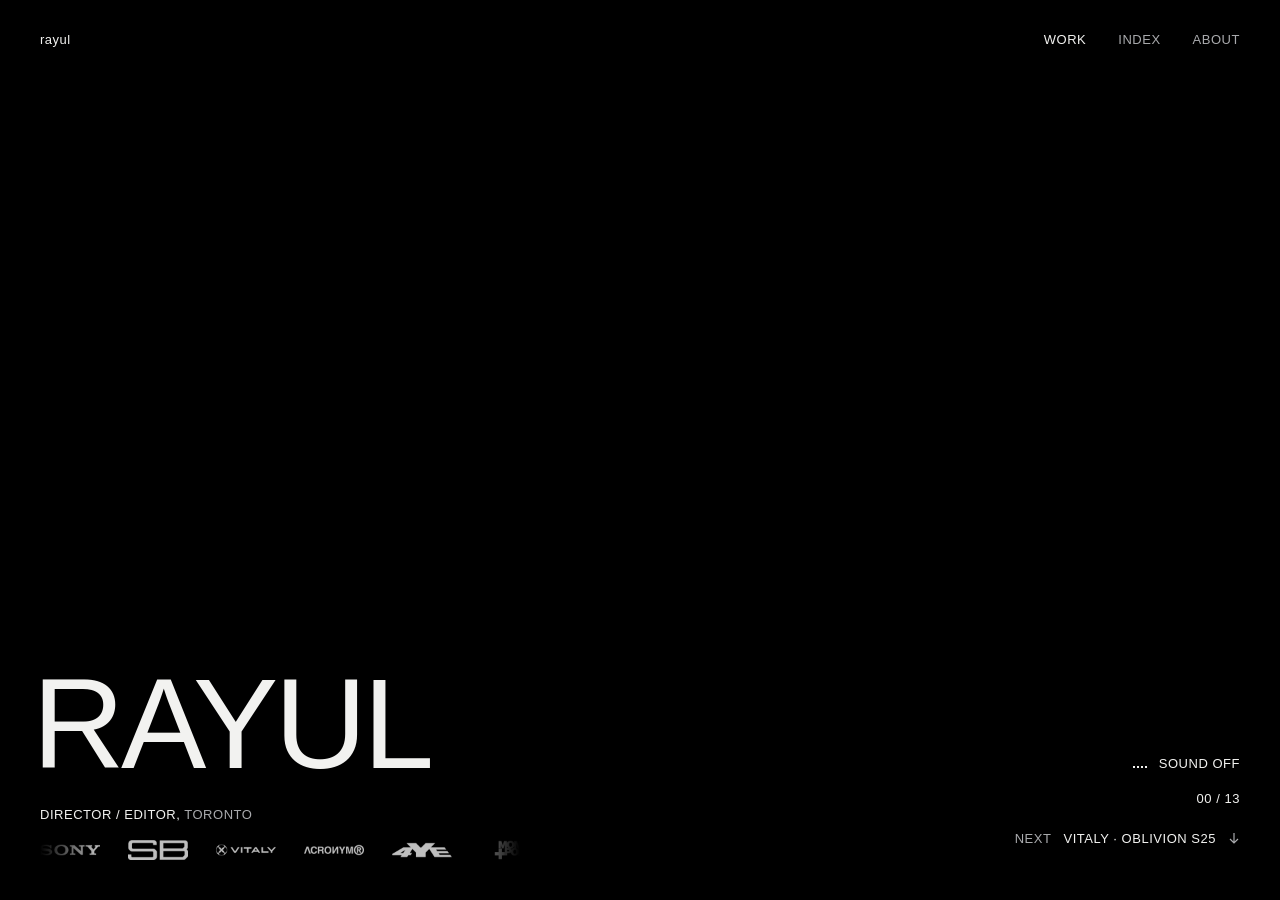
<file: index.html>
<!DOCTYPE html>
<html lang="en">
<head>
<meta charset="UTF-8">
<meta name="viewport" content="width=device-width, initial-scale=1.0, viewport-fit=cover">
<title>rayul</title>
<meta name="description" content="Director and editor based in Toronto. Fashion films, music videos and commercials.">
<link rel="canonical" href="https://rayul.ca/">
<meta name="theme-color" content="#000000">
<meta property="og:type" content="website">
<meta property="og:site_name" content="rayul">
<meta property="og:title" content="rayul">
<meta property="og:description" content="Director and editor based in Toronto. Fashion films, music videos and commercials.">
<meta property="og:url" content="https://rayul.ca/">
<meta property="og:image" content="https://rayul.ca/assets/og/og-default.jpg">
<meta property="og:image:width" content="1200">
<meta property="og:image:height" content="630">
<meta name="twitter:card" content="summary_large_image">
<meta name="twitter:title" content="rayul">
<meta name="twitter:description" content="Director and editor based in Toronto. Fashion films, music videos and commercials.">
<meta name="twitter:image" content="https://rayul.ca/assets/og/og-default.jpg">
<link rel="icon" type="image/png" href="assets/images/favicon - white.png">
<link rel="apple-touch-icon" href="assets/images/favicon - white.png">
<link rel="preconnect" href="https://player.vimeo.com">
<link rel="preconnect" href="https://i.vimeocdn.com">
<link rel="preconnect" href="https://f.vimeocdn.com">
<link rel="preload" as="image" href="assets/images/thumbs/vimeo-vitaly-oblivion-s25.jpg">
<link rel="stylesheet" href="assets/site.css">
<style>
html, body { height: 100%; overflow: hidden; }
.slides {
  height: 100vh; height: 100svh;
  overflow-y: auto; overflow-x: hidden;
  scroll-snap-type: y mandatory;
  overscroll-behavior: contain;
  scrollbar-width: none;
}
.slides::-webkit-scrollbar { display: none; }
.slide {
  position: relative; height: 100vh; height: 100svh; overflow: hidden;
  scroll-snap-align: start; scroll-snap-stop: always;
  background: #000;
}
.media { position: absolute; inset: 0; cursor: pointer; }
.media .poster { position: absolute; inset: 0; width: 100%; height: 100%; object-fit: cover; }
.media .vid { position: absolute; inset: 0; overflow: hidden; }
.media iframe, .media .yt-bg {
  position: absolute; top: 50%; left: 50%;
  width: max(100vw, 177.78vh); height: max(56.25vw, 100vh);
  width: max(100vw, 177.78svh); height: max(56.25vw, 100svh);
  transform: translate(-50%, -50%);
  border: 0; pointer-events: none;
  opacity: 0; transition: opacity 0.9s ease;
}
.media .vid.on iframe, .media .vid.on .yt-bg { opacity: 1; }
.shade-b { position: absolute; left: 0; right: 0; bottom: 0; height: 55%; background: linear-gradient(to top, rgba(0,0,0,0.6), rgba(0,0,0,0)); pointer-events: none; }
.shade-t { position: absolute; left: 0; right: 0; top: 0; height: 120px; background: linear-gradient(to bottom, rgba(0,0,0,0.35), rgba(0,0,0,0)); pointer-events: none; }

.slide-foot {
  position: absolute; left: var(--pad); right: var(--pad); bottom: 40px;
  display: flex; justify-content: space-between; align-items: flex-end; gap: 32px;
  pointer-events: none;
}
.slide-foot > * { pointer-events: auto; }
.slate { display: flex; flex-direction: column; gap: 24px; min-width: 0; }
.slate h1, .slate h2 {
  margin: 0 0 0 -0.06em; font-size: 128px; font-weight: 500; line-height: 0.88; letter-spacing: -0.03em;
  display: flex; flex-direction: column;
}
.slate h2 button { text-align: left; font-weight: inherit; line-height: inherit; letter-spacing: inherit; display: flex; flex-direction: column; }
.slate-sub { display: flex; flex-direction: column; gap: 4px; }
.playlink { align-self: flex-start; display: flex; gap: 8px; align-items: center; padding: 8px 0; margin-top: 4px; color: var(--ink); }
.playlink:hover { color: #fff; }
.side { display: flex; flex-direction: column; align-items: flex-end; gap: 8px; flex: none; }
.side a, .side button { display: flex; gap: 12px; align-items: baseline; }
.side .nextlink { padding: 12px 0; color: var(--quiet); }
.side .nextlink .ttl { color: var(--ink); }
.side .nextlink svg { align-self: center; }

/* sound toggle */
.snd { display: flex; align-items: center; gap: 10px; padding: 8px 0; color: var(--ink); }
.snd:hover { color: #fff; }
.eq { display: flex; align-items: flex-end; gap: 2px; height: 10px; }
.eq i { display: block; width: 2px; height: 2px; background: currentColor; }
.eq.on i { animation: eq 0.8s ease-in-out infinite alternate; }
.eq.on i:nth-child(2) { animation-delay: -0.35s; }
.eq.on i:nth-child(3) { animation-delay: -0.6s; }
.eq.on i:nth-child(4) { animation-delay: -0.15s; }
@keyframes eq { from { height: 2px; } to { height: 10px; } }
@media (prefers-reduced-motion: reduce) { .eq.on i { animation: none; height: 7px; } }

.slide-reel .mq { width: 480px; margin-top: 12px; --mq-h: 20px; --mq-gap: 28px; --mq-dur: 52s; }

/* jump list */
.jump { position: fixed; inset: 0; z-index: 30; background: var(--ground); display: none; overflow-y: auto; }
.jump.is-open { display: block; }
.jump-head { display: flex; justify-content: space-between; align-items: center; padding: 20px var(--pad) 0; font-size: var(--small); letter-spacing: 0.04em; }
.jump-head a, .jump-head button { padding: 12px 0; }
.jump-head button { color: var(--quiet); }
.jump ol { list-style: none; margin: 56px var(--pad) 48px; padding: 0; }
.jump li button {
  width: 100%; display: grid; grid-template-columns: 64px minmax(0, 1fr) 280px 240px; align-items: baseline; gap: 0 16px;
  padding: 10px 0; border-bottom: 1px solid var(--line); text-align: left; color: var(--quiet);
}
.jump li .n { font-size: 13px; }
.jump li .t { font-size: 28px; font-weight: 500; letter-spacing: -0.01em; color: var(--ink-2); }
.jump li .r, .jump li .m { font-size: 13px; letter-spacing: 0.04em; }
.jump li .m { text-align: right; }
.jump li button:hover .t, .jump li button[aria-current="true"] .t { color: #fff; }
.jump li button[aria-current="true"] { color: #fff; }

@media (max-width: 700px) {
  .slide-foot { bottom: 24px; flex-direction: column; align-items: stretch; gap: 20px; }
  .slate { gap: 20px; }
  .slate h1 { font-size: 72px; margin-left: -0.07em; }
  .slate h2 { font-size: 44px; line-height: 0.92; letter-spacing: -0.02em; margin-left: -0.05em; }
  .side { flex-direction: row; justify-content: space-between; align-items: center; border-top: 1px solid #2a2b2e; gap: 12px; }
  .side a, .side button { padding: 14px 0; gap: 10px; align-items: center; }
  .side .nextlink { padding: 14px 0; }
  .snd { padding: 14px 0; }
  .slide-reel .side .count { order: -1; }
  .slide-reel .mq { width: auto; margin-top: 10px; --mq-h: 16px; --mq-gap: 22px; --mq-dur: 44s; }
  .jump-head { padding-top: 8px; }
  .jump-head a, .jump-head button { padding: 14px 0; }
  .jump ol { margin: 16px var(--pad) 40px; }
  .jump li button { grid-template-columns: 32px minmax(0, 1fr); row-gap: 4px; }
  .jump li .n { font-size: 12px; padding-top: 3px; }
  .jump li .t { font-size: 18px; }
  .jump li .r { grid-column: 2; font-size: 11px; }
  .jump li .m { display: none; }
}
</style>
<script src="assets/data/projects.js" defer></script>
<script src="assets/site.js" defer></script>
<script src="assets/work.js" defer></script>
</head>
<body>

<header class="site-header overlay">
  <a href="/" class="brand">rayul</a>
  <nav aria-label="Main">
    <a href="/" aria-current="page">WORK</a>
    <a href="/archive">INDEX</a>
    <a href="/about">ABOUT</a>
  </nav>
</header>

<main class="slides" id="slides" tabindex="-1">
  <!-- Slides are built from assets/data/projects.js by assets/work.js -->
  <section class="slide slide-reel" data-i="0" aria-label="Showreel">
    <div class="media" aria-hidden="true"><div class="vid"></div></div>
    <div class="shade-t"></div><div class="shade-b"></div>
    <div class="slide-foot">
      <div class="slate">
        <h1>RAYUL</h1>
        <div class="slate-sub small">
          <span>DIRECTOR / EDITOR, <span class="quiet">TORONTO</span></span>
          <div class="mq" id="reel-logos"></div>
        </div>
      </div>
      <div class="side small">
        <button type="button" class="snd" id="snd" aria-pressed="false">
          <span class="eq" aria-hidden="true"><i></i><i></i><i></i><i></i></span>
          <span class="snd-label">SOUND OFF</span>
        </button>
        <span class="count"></span>
        <a href="#" class="nextlink"></a>
      </div>
    </div>
  </section>
</main>

<div class="jump" id="jump" role="dialog" aria-modal="true" aria-label="All projects">
  <div class="jump-head">
    <a href="/" class="brand" style="font-weight:500">rayul</a>
    <button type="button" id="jump-close">CLOSE</button>
  </div>
  <ol id="jump-list"></ol>
</div>

</body>
</html>
</file>
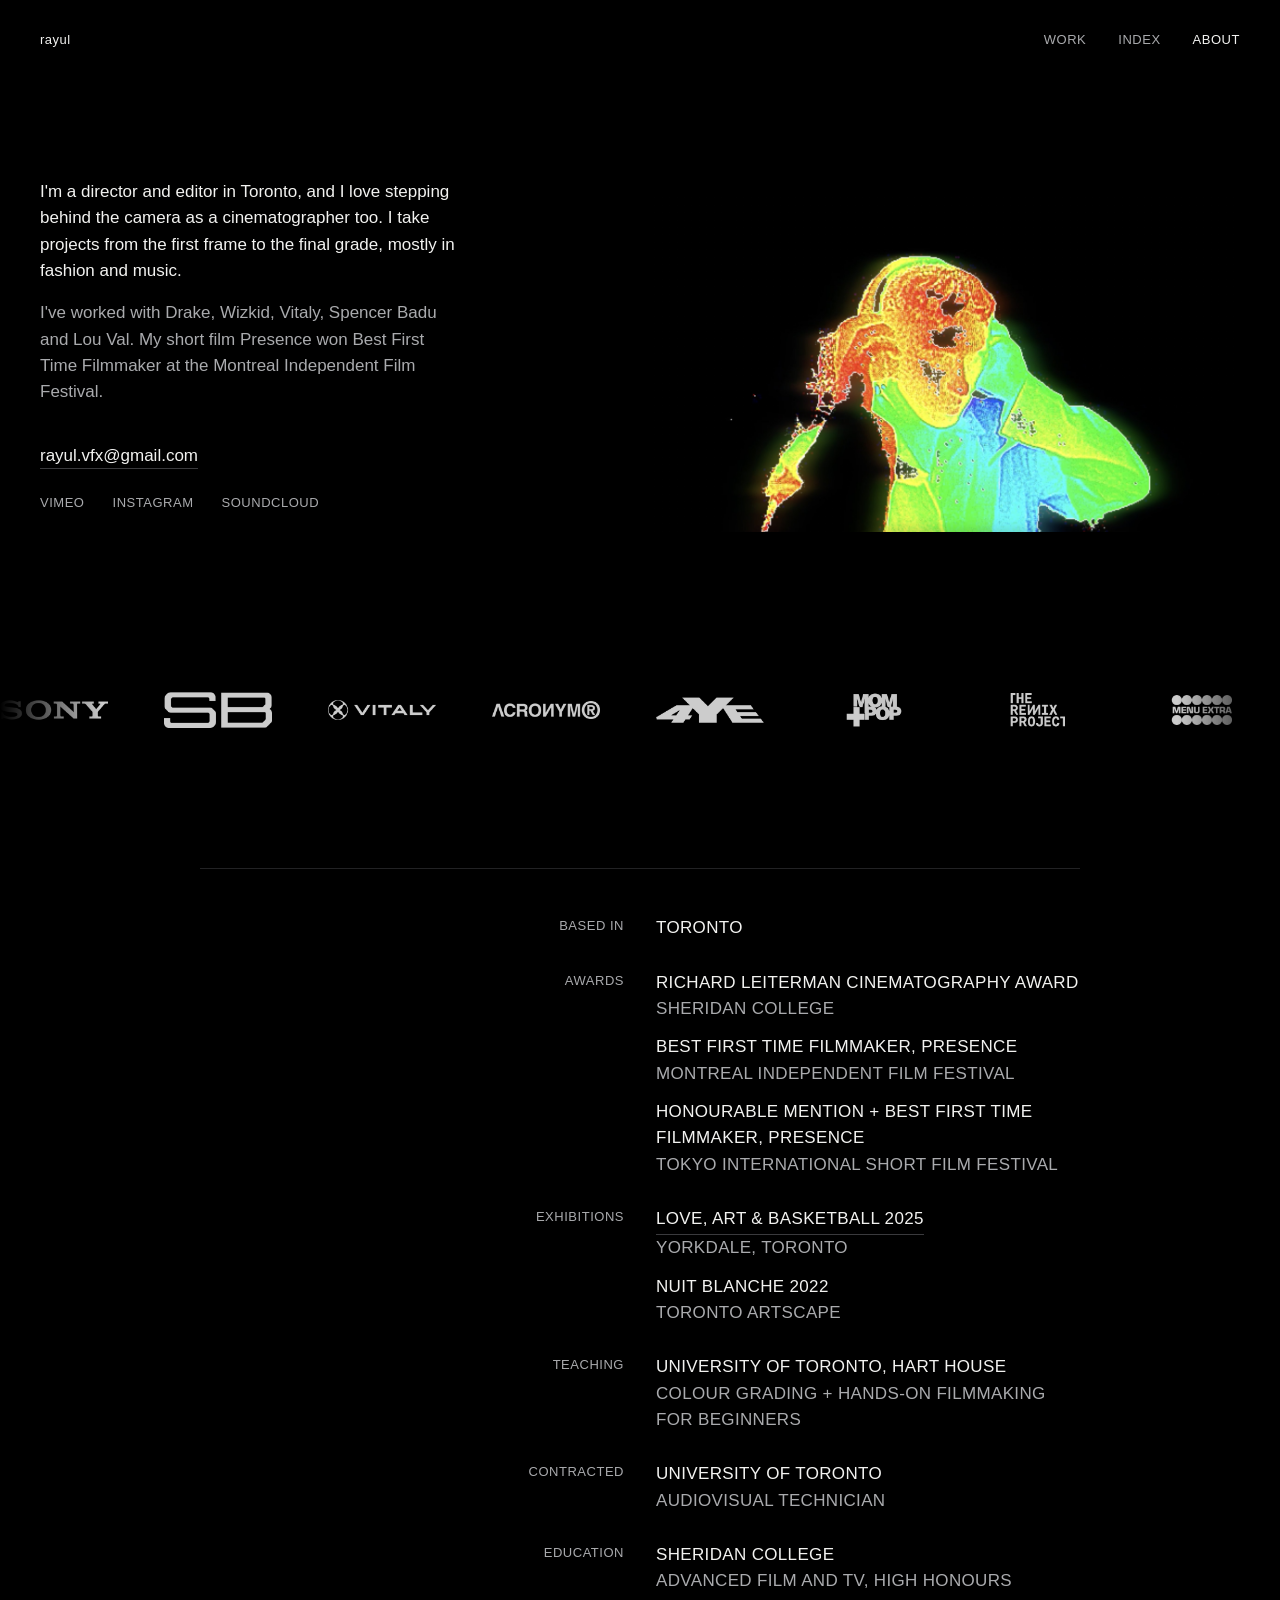
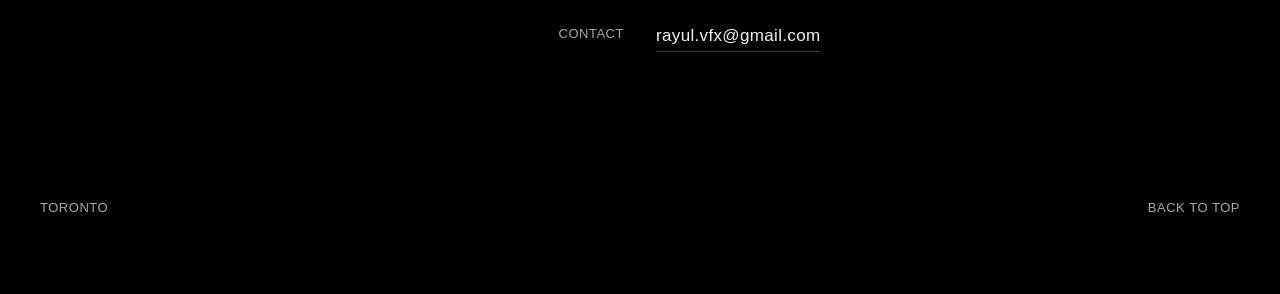
<file: about.html>
<!DOCTYPE html>
<html lang="en">
<head>
<meta charset="UTF-8">
<meta name="viewport" content="width=device-width, initial-scale=1.0, viewport-fit=cover">
<title>about | rayul</title>
<meta name="description" content="Director and editor based in Toronto. Fashion films, music videos and commercials.">
<link rel="canonical" href="https://rayul.ca/about">
<meta name="theme-color" content="#000000">
<meta property="og:type" content="website">
<meta property="og:site_name" content="rayul">
<meta property="og:title" content="about | rayul">
<meta property="og:description" content="Director and editor based in Toronto. Fashion films, music videos and commercials.">
<meta property="og:url" content="https://rayul.ca/about">
<meta property="og:image" content="https://rayul.ca/assets/og/og-default.jpg">
<meta property="og:image:width" content="1200">
<meta property="og:image:height" content="630">
<meta name="twitter:card" content="summary_large_image">
<meta name="twitter:title" content="about | rayul">
<meta name="twitter:description" content="Director and editor based in Toronto. Fashion films, music videos and commercials.">
<meta name="twitter:image" content="https://rayul.ca/assets/og/og-default.jpg">
<link rel="icon" type="image/png" href="assets/images/favicon - white.png">
<link rel="apple-touch-icon" href="assets/images/favicon - white.png">
<link rel="stylesheet" href="assets/site.css">
<style>
.about { padding: 0 var(--pad) 64px; }
.top { margin-top: 120px; display: grid; grid-template-columns: repeat(12, minmax(0, 1fr)); column-gap: 24px; align-items: end; }
.intro { grid-column: 1 / span 5; display: flex; flex-direction: column; gap: 40px; padding-bottom: 8px; }
.bio { display: flex; flex-direction: column; gap: 16px; max-width: 420px; font-size: 17px; line-height: 1.55; }
.bio p { margin: 0; }
.bio .bio-2 { color: var(--quiet); }
.contact { display: flex; flex-direction: column; gap: 12px; }
.ul { border-bottom: 1px solid #3a3a3d; padding-bottom: 2px; align-self: flex-start; }
.ul:hover { border-color: #fff; }
.email { font-size: 17px; }
.socials { display: flex; gap: 28px; color: var(--quiet); }
.socials a { padding: 12px 0; }
.portrait { grid-column: 7 / span 6; }
.portrait img { width: 100%; height: auto; }
.about .mq { margin: 160px calc(-1 * var(--pad)) 0; --mq-h: 36px; --mq-gap: 56px; --mq-dur: 64s;
  -webkit-mask-image: linear-gradient(90deg, transparent, #000 8%, #000 92%, transparent); mask-image: linear-gradient(90deg, transparent, #000 8%, #000 92%, transparent); }
.about .mq-track img { opacity: 0.8; }
.credits { margin: 140px auto 0; max-width: 880px; border-top: 1px solid var(--line); padding-top: 32px; }
.cr { display: grid; grid-template-columns: minmax(0, 1fr) minmax(0, 1fr); column-gap: 32px; padding: 14px 0; margin: 0; }
.cr dt { text-align: right; font-size: 13px; letter-spacing: 0.04em; color: var(--quiet); padding-top: 3px; }
.cr dd { margin: 0; font-size: 17px; letter-spacing: 0.02em; line-height: 1.55; display: flex; flex-direction: column; }
.aw { display: flex; flex-direction: column; margin-bottom: 12px; }
.aw:last-child { margin-bottom: 0; }
.aw-s { color: var(--quiet); }
.foot { margin-top: 120px; display: flex; justify-content: space-between; align-items: baseline; color: var(--quiet); }
.foot a { padding: 12px 0; }
@media (max-width: 700px) {
  .top { margin-top: 32px; display: flex; flex-direction: column-reverse; align-items: stretch; gap: 40px; }
  .portrait { margin: 0 calc(-1 * var(--pad)); }
  .intro { gap: 36px; padding: 0; }
  .bio { font-size: 15px; gap: 14px; max-width: none; }
  .contact { gap: 4px; }
  .email { font-size: 15px; padding-top: 10px; }
  .socials { gap: 22px; }
  .socials a { padding: 14px 0; }
  .about .mq { margin-top: 72px; --mq-h: 26px; --mq-gap: 36px; --mq-dur: 48s; }
  .credits { margin-top: 64px; padding-top: 0; }
  .cr { display: flex; flex-direction: column; gap: 6px; border-bottom: 1px solid var(--line-2); }
  .cr dt { text-align: left; font-size: 11px; letter-spacing: 0.06em; padding: 0; }
  .cr dd { font-size: 15px; }
  .cr.contact-row { display: none; }
  .foot { margin-top: 56px; }
  .foot a { padding: 14px 0; }
}
</style>
<script src="assets/data/projects.js" defer></script>
<script src="assets/site.js" defer></script>
</head>
<body>

<header class="site-header">
  <a href="/" class="brand">rayul</a>
  <nav aria-label="Main">
    <a href="/">WORK</a>
    <a href="/archive">INDEX</a>
    <a href="/about" aria-current="page">ABOUT</a>
  </nav>
</header>

<main class="about">
  <h1 class="sr-only">About rayul</h1>
  <section class="top">
    <div class="intro">
      <div class="bio">
        <p>I'm a director and editor in Toronto, and I love stepping behind the camera as a cinematographer too. I take projects from the first frame to the final grade, mostly in fashion and music.</p>
        <p class="bio-2">I've worked with Drake, Wizkid, Vitaly, Spencer Badu and Lou Val. My short film Presence won Best First Time Filmmaker at the Montreal Independent Film Festival.</p>
      </div>
      <div class="contact">
        <a href="mailto:rayul.vfx@gmail.com" class="ul email">rayul.vfx@gmail.com</a>
        <div class="socials small">
          <a href="https://vimeo.com/rayul">VIMEO</a>
          <a href="https://www.instagram.com/rayul.vfx/">INSTAGRAM</a>
          <a href="https://soundcloud.com/rayul-vfx">SOUNDCLOUD</a>
        </div>
      </div>
    </div>
    <div class="portrait">
      <img src="assets/NORBY.jpeg" alt="Thermal portrait of rayul" width="2534" height="1446" decoding="async">
    </div>
  </section>

  <div class="mq" id="about-logos" aria-label="Clients"></div>

  <section class="credits" aria-label="Credits">
    <dl class="cr"><dt>BASED IN</dt><dd>TORONTO</dd></dl>
    <dl class="cr"><dt>AWARDS</dt><dd>
      <span class="aw"><span>RICHARD LEITERMAN CINEMATOGRAPHY AWARD</span><span class="aw-s">SHERIDAN COLLEGE</span></span>
      <span class="aw"><span>BEST FIRST TIME FILMMAKER, PRESENCE</span><span class="aw-s">MONTREAL INDEPENDENT FILM FESTIVAL</span></span>
      <span class="aw"><span>HONOURABLE MENTION + BEST FIRST TIME FILMMAKER, PRESENCE</span><span class="aw-s">TOKYO INTERNATIONAL SHORT FILM FESTIVAL</span></span>
    </dd></dl>
    <dl class="cr"><dt>EXHIBITIONS</dt><dd>
      <span class="aw"><a href="https://www.loveartbasketball.com/" class="ul">LOVE, ART &amp; BASKETBALL 2025</a><span class="aw-s">YORKDALE, TORONTO</span></span>
      <span class="aw"><span>NUIT BLANCHE 2022</span><span class="aw-s">TORONTO ARTSCAPE</span></span>
    </dd></dl>
    <dl class="cr"><dt>TEACHING</dt><dd><span>UNIVERSITY OF TORONTO, HART HOUSE</span><span class="aw-s">COLOUR GRADING + HANDS-ON FILMMAKING FOR BEGINNERS</span></dd></dl>
    <dl class="cr"><dt>CONTRACTED</dt><dd><span>UNIVERSITY OF TORONTO</span><span class="aw-s">AUDIOVISUAL TECHNICIAN</span></dd></dl>
    <dl class="cr"><dt>EDUCATION</dt><dd><span>SHERIDAN COLLEGE</span><span class="aw-s">ADVANCED FILM AND TV, HIGH HONOURS</span></dd></dl>
    <dl class="cr contact-row"><dt>CONTACT</dt><dd><a href="mailto:rayul.vfx@gmail.com" class="ul">rayul.vfx@gmail.com</a></dd></dl>
  </section>

  <footer class="foot small">
    <span>TORONTO</span>
    <a href="#top" onclick="window.scrollTo({top:0,behavior:'smooth'});return false;">BACK TO TOP</a>
  </footer>
</main>

<script>document.addEventListener('DOMContentLoaded', function () { SITE.fillMarquee(document.getElementById('about-logos')); });</script>
</body>
</html>
</file>
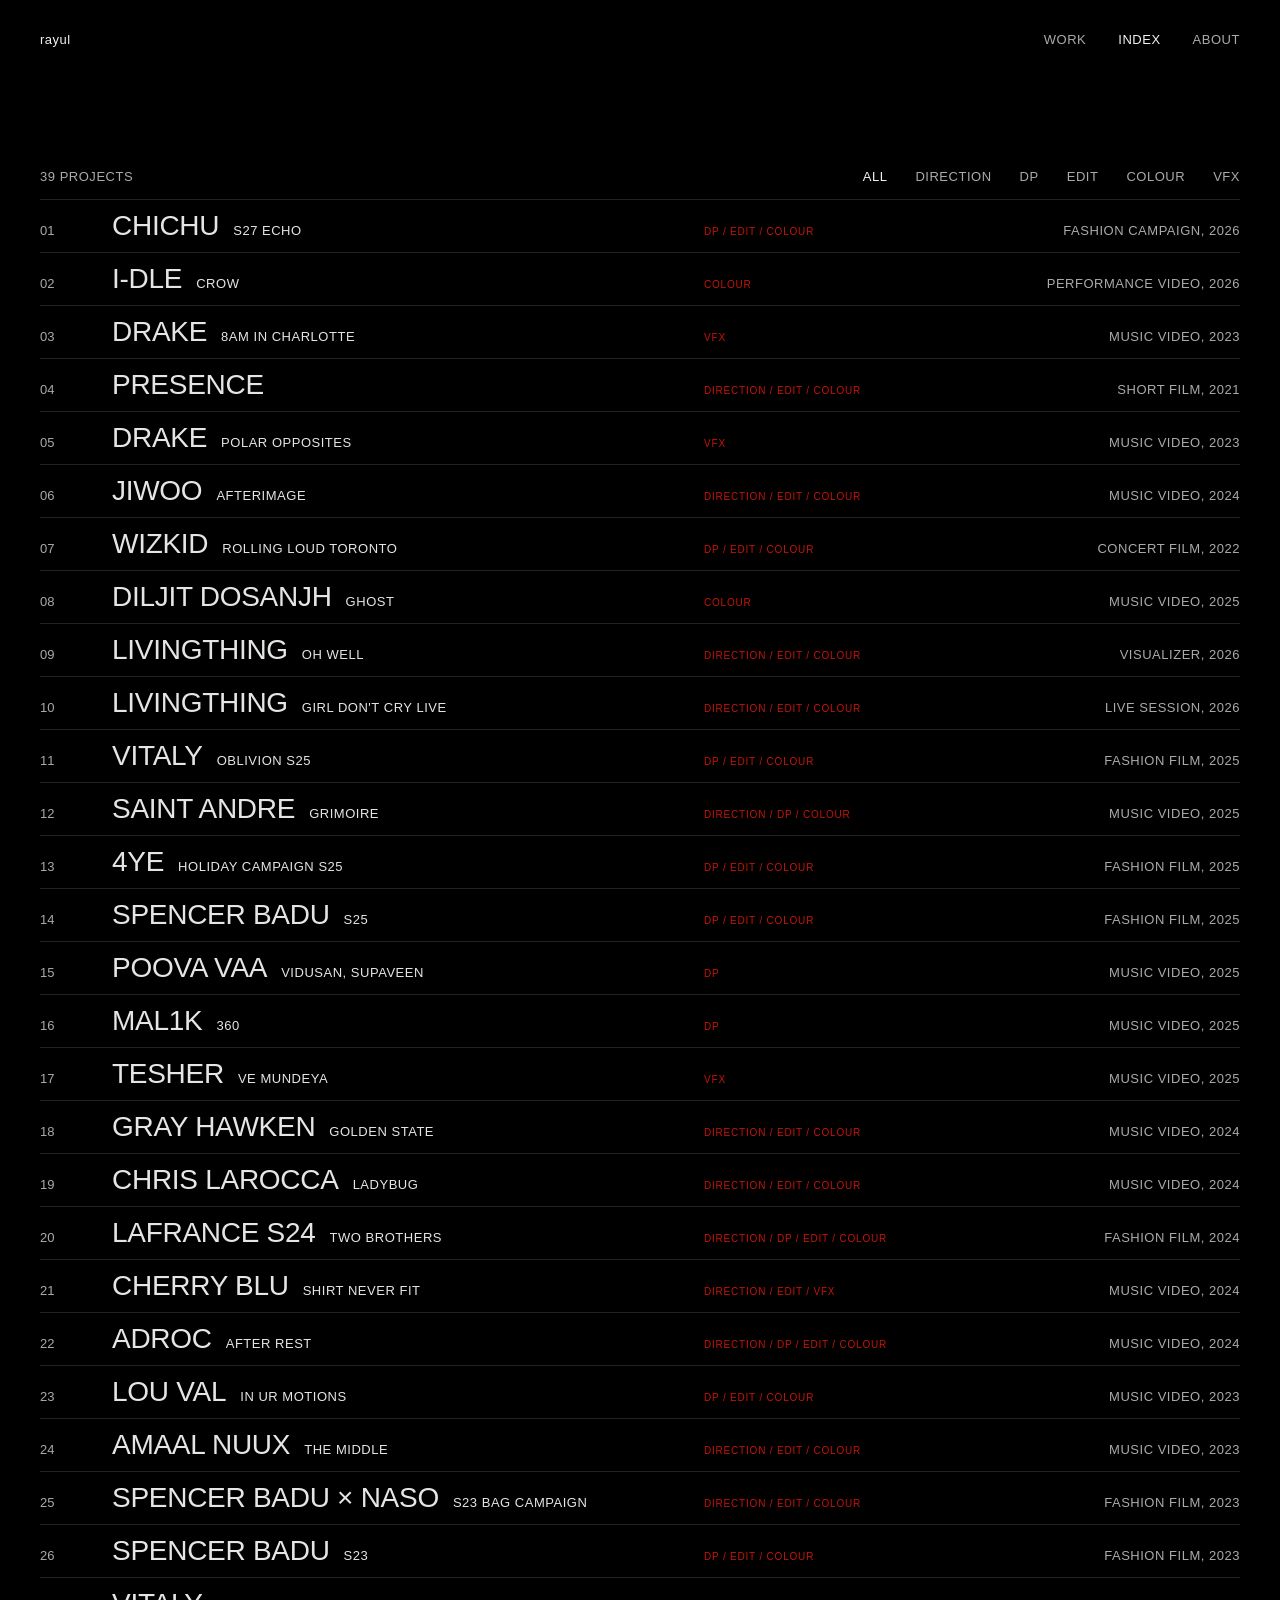
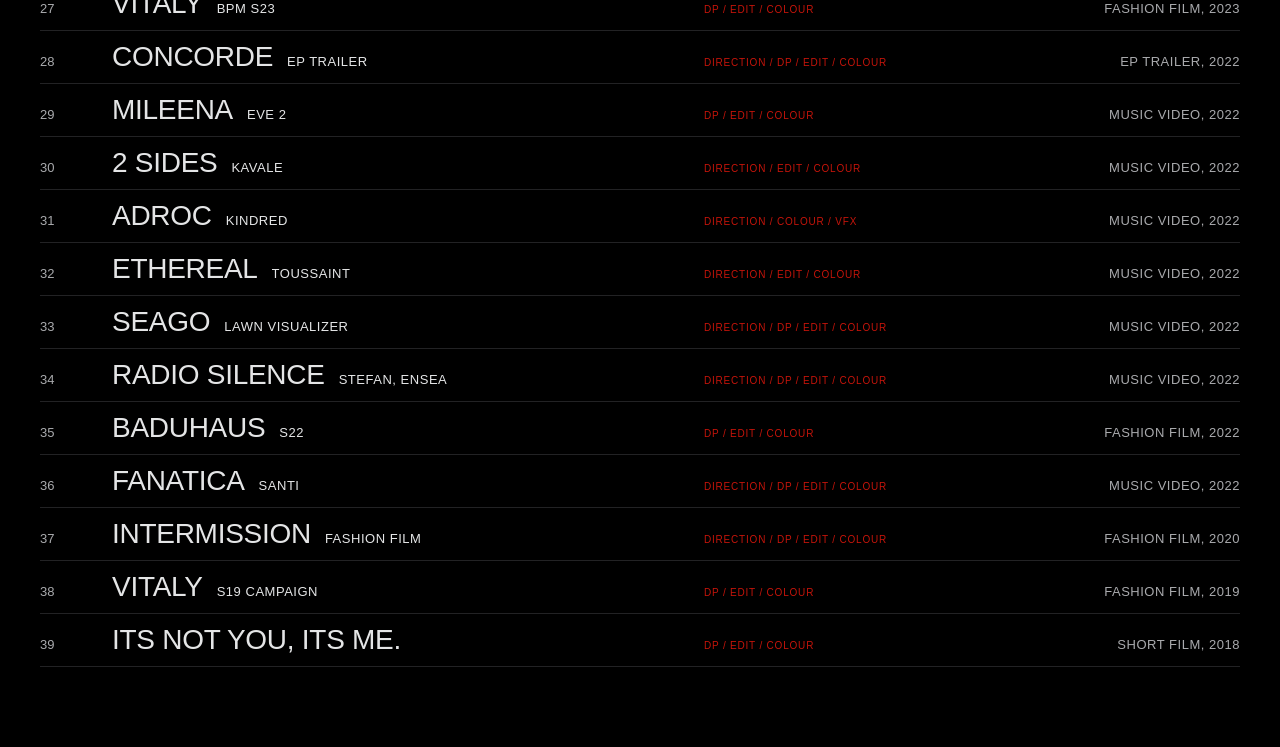
<file: archive.html>
<!DOCTYPE html>
<html lang="en">
<head>
<meta charset="UTF-8">
<meta name="viewport" content="width=device-width, initial-scale=1.0, viewport-fit=cover">
<title>index | rayul</title>
<meta name="description" content="Every project by rayul, director and editor based in Toronto.">
<link rel="canonical" href="https://rayul.ca/archive">
<meta name="theme-color" content="#000000">
<meta property="og:type" content="website">
<meta property="og:site_name" content="rayul">
<meta property="og:title" content="index | rayul">
<meta property="og:description" content="Every project by rayul, director and editor based in Toronto.">
<meta property="og:url" content="https://rayul.ca/archive">
<meta property="og:image" content="https://rayul.ca/assets/og/og-default.jpg">
<meta property="og:image:width" content="1200">
<meta property="og:image:height" content="630">
<meta name="twitter:card" content="summary_large_image">
<meta name="twitter:title" content="index | rayul">
<meta name="twitter:description" content="Every project by rayul, director and editor based in Toronto.">
<meta name="twitter:image" content="https://rayul.ca/assets/og/og-default.jpg">
<link rel="icon" type="image/png" href="assets/images/favicon - white.png">
<link rel="apple-touch-icon" href="assets/images/favicon - white.png">
<link rel="preconnect" href="https://player.vimeo.com">
<link rel="stylesheet" href="assets/site.css">
<style>
.index { padding: 0 var(--pad) 80px; }
.index-bar {
  margin-top: 96px; display: flex; justify-content: space-between; align-items: center; flex-wrap: wrap; gap: 0 16px;
  border-bottom: 1px solid var(--line);
}
.filters { display: flex; gap: 0 28px; flex-wrap: wrap; }
.filters button { padding: 12px 0; color: var(--quiet); }
.filters button:hover, .filters button[aria-pressed="true"] { color: var(--ink); }
.rows { list-style: none; margin: 0; padding: 0; }
.row {
  width: 100%; display: grid; grid-template-columns: 56px minmax(0, 1fr) 300px 220px; align-items: baseline; gap: 0 16px;
  padding: 10px 0; border-bottom: 1px solid var(--line); color: var(--quiet); text-align: left;
}
.row .n { font-size: 13px; }
.row .t { display: flex; align-items: baseline; gap: 14px; min-width: 0; }
.row .who { font-size: 28px; font-weight: 500; letter-spacing: -0.01em; color: #e4e5e6; white-space: nowrap; }
.row .what { font-size: 13px; letter-spacing: 0.04em; color: #e4e5e6; white-space: nowrap; overflow: hidden; text-overflow: ellipsis; }
.row .r { font-size: 10px; letter-spacing: 0.08em; color: var(--role); }
.row .m { font-size: 13px; letter-spacing: 0.04em; text-align: right; }
.row .th { display: none; }
.row:hover .who, .row:hover .what, .row:hover .r, .row:hover .m, .row:hover .n { color: #fff; }
.preview {
  position: fixed; left: 0; top: 0; width: 360px; height: 202px; z-index: 5;
  pointer-events: none; background: #1c1d20; overflow: hidden;
  opacity: 0; transition: opacity 0.15s ease;
}
.preview.on { opacity: 1; }
.preview img { width: 100%; height: 100%; object-fit: cover; }
.preview .lbl { position: absolute; inset: 0; display: flex; align-items: center; justify-content: center; padding: 0 24px; text-align: center; font-size: 11px; letter-spacing: 0.08em; color: #8a8b8e; }
@media (max-width: 700px) {
  .index-bar { margin-top: 40px; flex-direction: column; align-items: flex-start; }
  .filters { gap: 0 18px; }
  .filters button { padding: 14px 0; }
  .row { grid-template-columns: 64px minmax(0, 1fr); column-gap: 12px; row-gap: 4px; align-items: start; }
  .row .n { display: none; }
  .row .th { display: block; grid-row: span 2; width: 64px; height: 36px; margin-top: 2px; background: #1c1d20; overflow: hidden; }
  .row .th img { width: 100%; height: 100%; object-fit: cover; }
  .row .t { flex-wrap: wrap; column-gap: 8px; row-gap: 2px; }
  .row .who { font-size: 18px; line-height: 1.2; white-space: normal; }
  .row .what { font-size: 12px; white-space: normal; }
  .row .r { font-size: 9px; letter-spacing: 0.06em; grid-column: 2; }
  .row .m { display: none; }
  .row .r .m2 { display: inline; margin-left: 10px; font-size: 11px; color: #8e8f93; }
  .preview { display: none; }
}
.row .r .m2 { display: none; }
</style>
<script src="assets/data/projects.js" defer></script>
<script src="assets/site.js" defer></script>
<script src="assets/archive.js" defer></script>
</head>
<body>

<header class="site-header">
  <a href="/" class="brand">rayul</a>
  <nav aria-label="Main">
    <a href="/">WORK</a>
    <a href="/archive" aria-current="page">INDEX</a>
    <a href="/about">ABOUT</a>
  </nav>
</header>

<main class="index">
  <h1 class="sr-only">Index of every project</h1>
  <div class="index-bar small">
    <span class="quiet" id="count" aria-live="polite"></span>
    <div class="filters" id="filters" role="group" aria-label="Filter by role">
      <button type="button" data-role="" aria-pressed="true">ALL</button>
      <button type="button" data-role="direction" aria-pressed="false">DIRECTION</button>
      <button type="button" data-role="dp" aria-pressed="false">DP</button>
      <button type="button" data-role="edit" aria-pressed="false">EDIT</button>
      <button type="button" data-role="colour" aria-pressed="false">COLOUR</button>
      <button type="button" data-role="vfx" aria-pressed="false">VFX</button>
    </div>
  </div>
  <ol class="rows" id="rows"></ol>
</main>

<div class="preview" id="preview" aria-hidden="true"><img alt=""><span class="lbl"></span></div>

</body>
</html>
</file>
<file: assets/site.css>
/* ============================================================
   rayul.ca — shared styles
   One typeface, one ground, credits over chrome.
   ============================================================ */
:root {
  --ground: #000;
  --ink: #f2f2f0;
  --ink-2: #d6d7d9;
  --quiet: #a9aaad;
  --dim: #6b6c70;
  --line: #222224;
  --line-2: #18181a;
  --font: 'Helvetica Neue', Helvetica, Arial, sans-serif;
  --pad: 40px;
  --small: 13px;
  --role: #c4140a;
}
@media (max-width: 700px) {
  :root { --pad: 20px; --small: 12px; }
}

* { box-sizing: border-box; }
html { -webkit-text-size-adjust: 100%; }
body {
  margin: 0;
  background: var(--ground);
  color: var(--ink);
  font-family: var(--font);
  font-variant-numeric: tabular-nums;
  -webkit-font-smoothing: antialiased;
}
a { color: inherit; text-decoration: none; }
a:hover { color: #fff; }
button { font: inherit; color: inherit; letter-spacing: inherit; background: none; border: 0; padding: 0; cursor: pointer; }
img { display: block; }
:focus-visible { outline: 1px solid #fff; outline-offset: 3px; }
.small { font-size: var(--small); letter-spacing: 0.04em; line-height: 1.5; }
.quiet { color: var(--quiet); }
.dim { color: var(--dim); }
.sr-only { position: absolute; width: 1px; height: 1px; overflow: hidden; clip: rect(0 0 0 0); white-space: nowrap; }

/* ---------- header ---------- */
.site-header {
  display: flex; justify-content: space-between; align-items: center;
  padding: 20px var(--pad) 0;
  font-size: var(--small); letter-spacing: 0.04em;
  position: relative; z-index: 5;
}
.site-header a { padding: 12px 0; }
.site-header .brand { font-weight: 500; }
.site-header nav { display: flex; gap: 32px; }
.site-header nav a { color: var(--quiet); }
.site-header nav a[aria-current="page"] { color: var(--ink); }
.site-header.overlay { position: fixed; top: 0; left: 0; right: 0; }
@media (max-width: 700px) {
  .site-header { padding-top: 8px; }
  .site-header a { padding: 14px 0; }
  .site-header nav { gap: 20px; }
}

/* ---------- logo marquee ---------- */
.mq {
  overflow: hidden;
  -webkit-mask-image: linear-gradient(90deg, transparent, #000 12%, #000 88%, transparent);
  mask-image: linear-gradient(90deg, transparent, #000 12%, #000 88%, transparent);
}
.mq-track { display: flex; align-items: center; width: max-content; animation: mq var(--mq-dur, 48s) linear infinite; }
.mq-track img { height: var(--mq-h, 20px); width: auto; margin-right: var(--mq-gap, 28px); opacity: 0.75; }
@keyframes mq { to { transform: translateX(-50%); } }
@media (prefers-reduced-motion: reduce) { .mq-track { animation: none; } }

/* ---------- player overlay ---------- */
.player {
  position: fixed; inset: 0; z-index: 50;
  background: #000;
  display: none;
  font-size: var(--small); letter-spacing: 0.04em;
}
.player.is-open { display: block; }
.player-top {
  position: absolute; top: 20px; left: var(--pad); right: var(--pad);
  display: flex; justify-content: space-between; align-items: center;
}
.player-close { padding: 12px 0; display: flex; gap: 10px; align-items: center; }
.player-stage {
  position: absolute; left: 50%; top: 76px; transform: translateX(-50%);
  width: min(1040px, calc(100vw - 2 * var(--pad)), calc((100vh - 280px) * 16 / 9));
}
.player-frame { position: relative; width: 100%; aspect-ratio: 16 / 9; background: #000; overflow: hidden; }
.player-frame img, .player-frame iframe, .player-frame .yt-host { position: absolute; inset: 0; width: 100%; height: 100%; border: 0; object-fit: cover; }
.player-frame iframe { pointer-events: none; }
.player-frame .click-catch { position: absolute; inset: 0; z-index: 2; }
.player-controls { display: flex; align-items: center; gap: 24px; }
.ctl { padding: 12px 0; color: var(--quiet); display: flex; align-items: center; gap: 8px; }
.ctl:hover { color: #fff; }
.ctl.play { color: var(--ink); }
.scrub { flex: 1 1 auto; height: 24px; display: flex; align-items: center; cursor: pointer; touch-action: none; }
.scrub-bar { position: relative; width: 100%; height: 2px; background: #2e2f33; }
.scrub-fill { position: absolute; top: 0; bottom: 0; left: 0; width: 0; background: var(--ink); }
.scrub-head { position: absolute; top: -4px; width: 1px; height: 10px; background: #fff; left: 0; }
.tc { color: var(--quiet); min-width: 92px; text-align: right; }
.player-foot {
  position: absolute; left: 50%; transform: translateX(-50%); bottom: 36px;
  width: min(1040px, calc(100vw - 2 * var(--pad)));
  display: flex; justify-content: space-between; align-items: flex-end; gap: 32px;
}
.player-title { margin: 0 0 10px; font-size: 32px; font-weight: 500; letter-spacing: -0.01em; line-height: 1; }
.player-nav { display: flex; gap: 32px; }
.player-nav button { display: flex; flex-direction: column; align-items: flex-end; gap: 4px; padding: 6px 0; text-align: right; }
.player-nav button[disabled] { visibility: hidden; }
.player-nav .lbl { color: var(--dim); }
.player-nav .prev .ttl { color: var(--quiet); }
.only-mobile { display: none; }
@media (max-width: 700px) {
  .only-desktop { display: none !important; }
  .only-mobile { display: inline; }
  .player-top { top: 8px; }
  .player-close { padding: 14px 0; }
  .player-stage { left: 0; right: 0; transform: none; width: 100%; top: 50%; margin-top: -150px; }
  .player-controls { gap: 16px; padding: 0 var(--pad); }
  .ctl { padding: 14px 0; }
  .tc { min-width: 0; }
  .player-foot { left: var(--pad); right: var(--pad); width: auto; transform: none; bottom: 24px; flex-direction: column; align-items: stretch; gap: 20px; }
  .player-title { font-size: 26px; line-height: 1.05; margin-bottom: 8px; }
  .player-nav { justify-content: space-between; border-top: 1px solid #2a2b2e; }
  .player-nav button { flex-direction: row; gap: 10px; padding: 14px 0; }
  .player-nav .prev .ttl { display: none; }
}
/* pseudo full screen (iPhone fallback for YouTube) */
.player.is-pseudo-fs .player-stage { top: 0; left: 0; right: 0; bottom: 0; width: 100vw; margin: 0; transform: none; height: 100%; display: flex; flex-direction: column; justify-content: center; background: #000; z-index: 3; }
.player.is-pseudo-fs .player-frame { max-height: calc(100% - 48px); }
.player-stage:fullscreen { position: static; transform: none; width: 100vw; height: 100vh; margin: 0; display: flex; flex-direction: column; justify-content: center; background: #000; }
.player-stage:fullscreen .player-frame,
.player.is-pseudo-fs .player-frame { width: min(100vw, calc((100% - 48px) * 16 / 9)); width: min(100vw, calc((100vh - 48px) * 16 / 9)); margin: 0 auto; }
.player-stage:fullscreen .player-controls { padding: 0 var(--pad); }
.player.is-pseudo-fs .player-controls { padding: 0 var(--pad); }
.player.is-pseudo-fs .player-foot, .player.is-pseudo-fs .player-top { display: none; }
.player .poster { transition: opacity 0.5s ease; }
</file>
